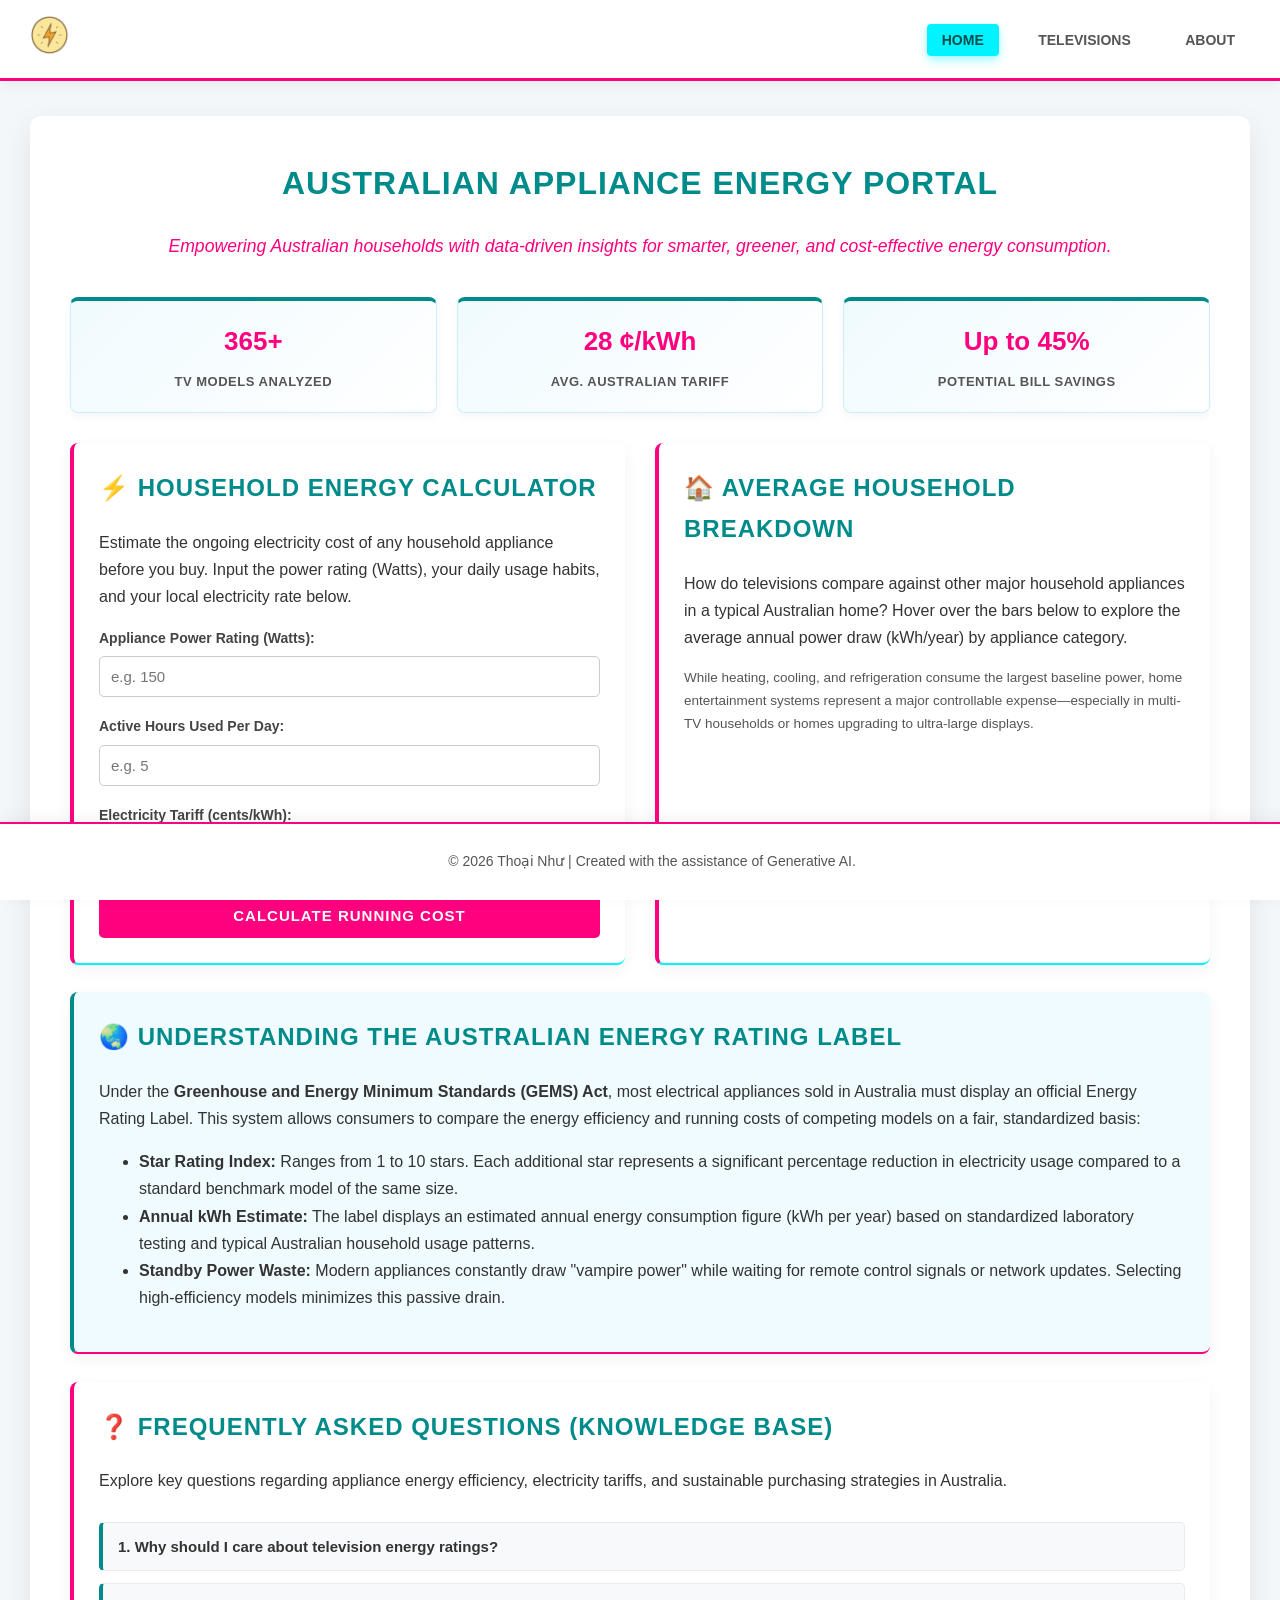
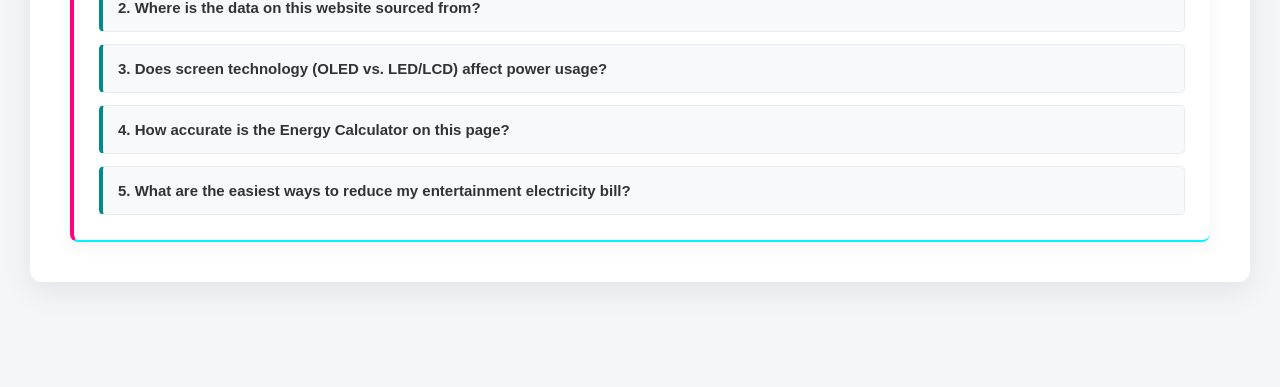
<file: index.html>
<!DOCTYPE html>
<html lang="en">
<head>
    <meta charset="UTF-8">
    <meta name="viewport" content="width=device-width, initial-scale=1.0">
    <title>Home - Appliance Energy</title>
    <link rel="stylesheet" href="assets/css/style.css">
    <script src="https://d3js.org/d3.v7.min.js"></script>
</head>
<body>
    <nav>
        <a href="index.html"><img src="assets/img/logo.png" alt="Logo" class="logo"></a>
        <div class="nav-links">
            <a href="index.html" class="active">Home</a>
            <a href="televisions.html">Televisions</a>
            <a href="about.html">About</a>
        </div>
    </nav>

    <main>
        <h1 class="text-center">Australian Appliance Energy Portal</h1>
        <p class="subtitle">Empowering Australian households with data-driven insights for smarter, greener, and cost-effective energy consumption.</p>

        <div class="stats-grid">
            <div class="stat-box">
                <span class="stat-number">365+</span>
                <span class="stat-label">TV Models Analyzed</span>
            </div>
            <div class="stat-box">
                <span class="stat-number">28 ¢/kWh</span>
                <span class="stat-label">Avg. Australian Tariff</span>
            </div>
            <div class="stat-box">
                <span class="stat-number">Up to 45%</span>
                <span class="stat-label">Potential Bill Savings</span>
            </div>
        </div>
        
        <div class="grid-2">
            <div class="about-card">
                <h2>⚡ Household Energy Calculator</h2>
                <p>Estimate the ongoing electricity cost of any household appliance before you buy. Input the power rating (Watts), your daily usage habits, and your local electricity rate below.</p>
                <div class="input-group">
                    <label>Appliance Power Rating (Watts):</label>
                    <input type="number" id="wattage" placeholder="e.g. 150">
                </div>
                <div class="input-group">
                    <label>Active Hours Used Per Day:</label>
                    <input type="number" id="hours" placeholder="e.g. 5">
                </div>
                <div class="input-group">
                    <label>Electricity Tariff (cents/kWh):</label>
                    <input type="number" id="price" placeholder="e.g. 28">
                </div>
                <button id="calc-btn">Calculate Running Cost</button>
                <div id="calc-error" style="color: #ff007f; font-weight: bold; margin-top: 12px; display: none;">Please enter valid positive numbers in all fields!</div>
                
                <div id="calc-results" class="results-panel" style="display: none;">
                    <h3>Estimated Consumption & Cost</h3>
                    <p>Daily Energy Usage: <span id="res-daily"></span> kWh</p>
                    <p>Monthly Energy Usage: <span id="res-monthly"></span> kWh</p>
                    <p>Estimated Monthly Bill Impact: $<span id="res-cost"></span></p>
                    <p>Projected Annual Cost: $<span id="res-yearly"></span></p>
                </div>
            </div>

            <div class="about-card">
                <h2>🏠 Average Household Breakdown</h2>
                <p>How do televisions compare against other major household appliances in a typical Australian home? Hover over the bars below to explore the average annual power draw (kWh/year) by appliance category.</p>
                <div id="home-appliance-chart"></div>
                <p style="font-size: 13.5px; color: #555; margin-top: 15px;">While heating, cooling, and refrigeration consume the largest baseline power, home entertainment systems represent a major controllable expense—especially in multi-TV households or homes upgrading to ultra-large displays.</p>
            </div>
        </div>

        <br>
        <div class="about-card highlight-card">
            <h2>🌏 Understanding the Australian Energy Rating Label</h2>
            <p>Under the <strong>Greenhouse and Energy Minimum Standards (GEMS) Act</strong>, most electrical appliances sold in Australia must display an official Energy Rating Label. This system allows consumers to compare the energy efficiency and running costs of competing models on a fair, standardized basis:</p>
            <ul>
                <li><strong>Star Rating Index:</strong> Ranges from 1 to 10 stars. Each additional star represents a significant percentage reduction in electricity usage compared to a standard benchmark model of the same size.</li>
                <li><strong>Annual kWh Estimate:</strong> The label displays an estimated annual energy consumption figure (kWh per year) based on standardized laboratory testing and typical Australian household usage patterns.</li>
                <li><strong>Standby Power Waste:</strong> Modern appliances constantly draw "vampire power" while waiting for remote control signals or network updates. Selecting high-efficiency models minimizes this passive drain.</li>
            </ul>
        </div>

        <br>
        <div class="about-card">
            <h2>❓ Frequently Asked Questions (Knowledge Base)</h2>
            <p>Explore key questions regarding appliance energy efficiency, electricity tariffs, and sustainable purchasing strategies in Australia.</p>
            
            <button class="accordion">1. Why should I care about television energy ratings?</button>
            <div class="panel">
                <p>Televisions are among the most frequently used appliances in Australian living rooms, averaging 4 to 6 hours of active screen time per day. Over a typical 7-to-10-year lifespan, an inefficient large-screen television can cost hundreds of dollars more in electricity than a 5-star rated equivalent.</p>
            </div>
            
            <button class="accordion">2. Where is the data on this website sourced from?</button>
            <div class="panel">
                <p>All visualizations and market statistics presented on this platform are derived directly from the official Australian Government Appliance Energy Rating database, cleaned and aggregated using systematic data analytics workflows.</p>
            </div>

            <button class="accordion">3. Does screen technology (OLED vs. LED/LCD) affect power usage?</button>
            <div class="panel">
                <p>Yes. Standard LED/LCD panels use a continuous backlight, whereas OLED panels illuminate individual pixels. However, high-brightness Mini-LED and QLED displays often consume substantially more power when displaying High Dynamic Range (HDR) content at maximum brightness.</p>
            </div>

            <button class="accordion">4. How accurate is the Energy Calculator on this page?</button>
            <div class="panel">
                <p>The calculator uses the standard physics formula: Kilowatt-hours (kWh) = (Watts × Hours) ÷ 1000. While actual consumption may fluctuate slightly based on screen brightness settings and volume levels, it provides a highly reliable baseline for budgeting.</p>
            </div>

            <button class="accordion">5. What are the easiest ways to reduce my entertainment electricity bill?</button>
            <div class="panel">
                <p>Enable the built-in "Eco Mode" or ambient light sensor on your TV, lower the backlight setting by 15–20% (which barely affects perceived image quality), and switch off power boards completely at the wall to eliminate standby power draw.</p>
            </div>
        </div>
    </main>

    <footer>
        <p>© 2026 Thoại Như | Created with the assistance of Generative AI.</p>
    </footer>

    <script src="assets/js/script.js"></script>
</body>
</html>
</file>
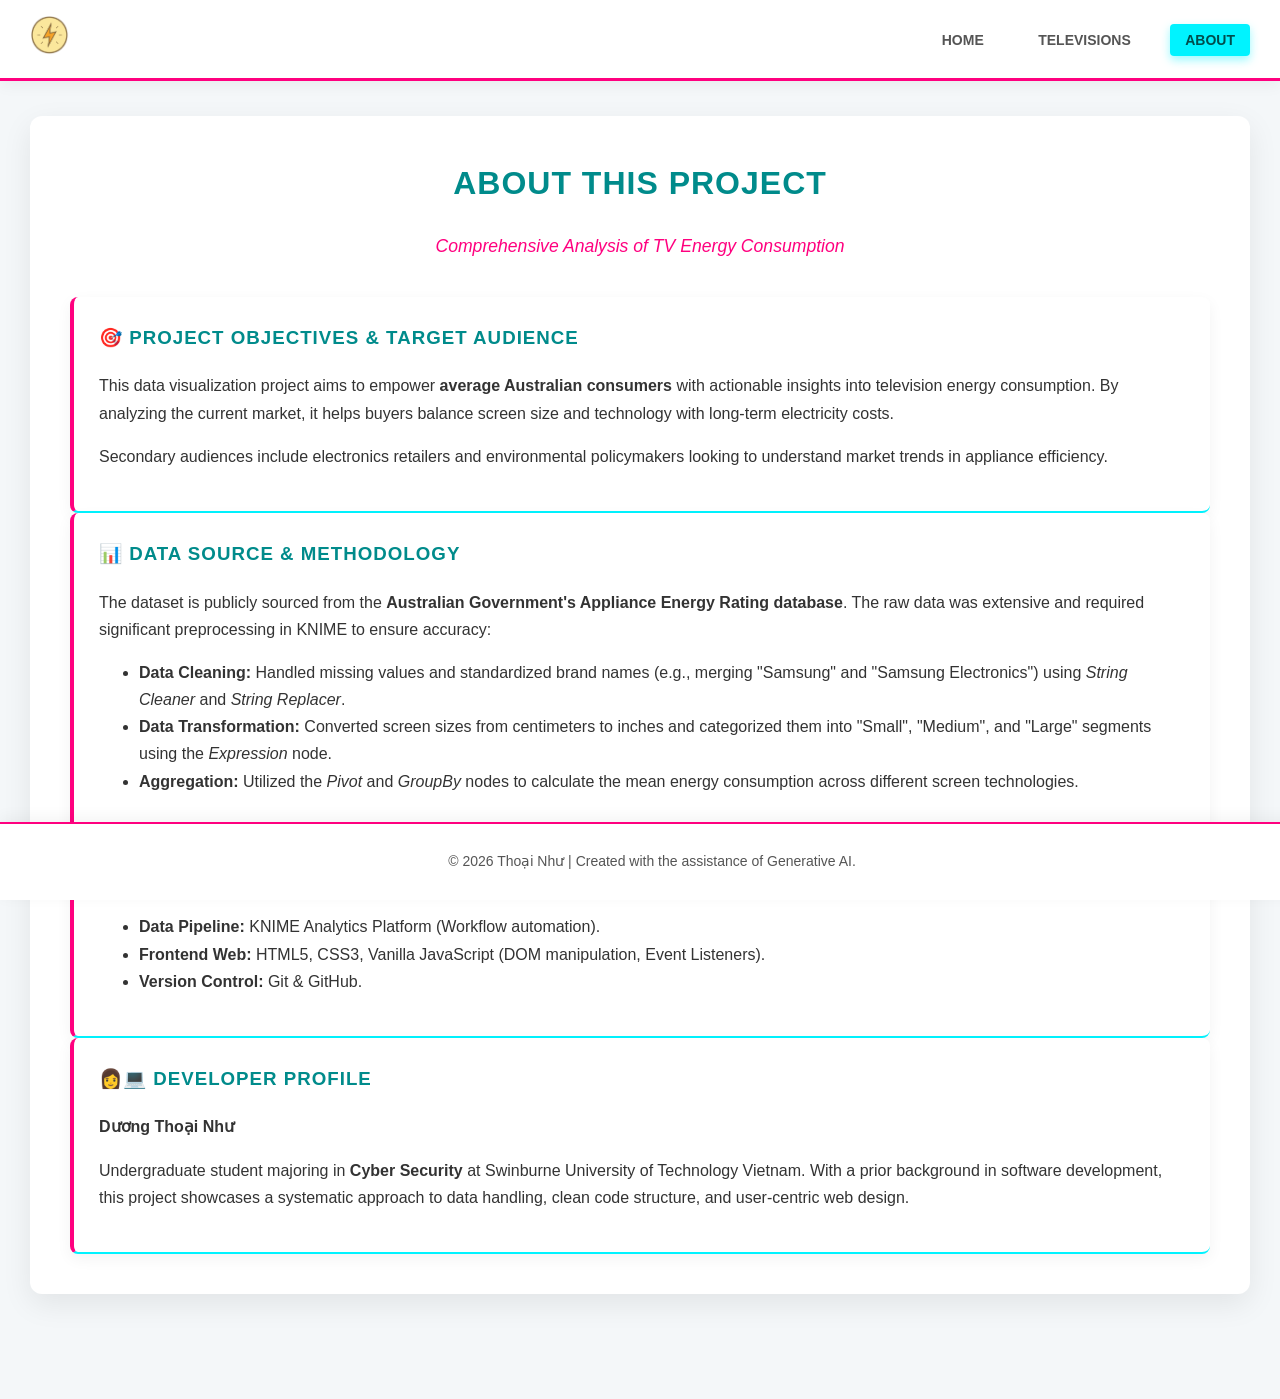
<file: about.html>
<!DOCTYPE html>
<html lang="en">
<head>
    <meta charset="UTF-8">
    <meta name="viewport" content="width=device-width, initial-scale=1.0">
    <title>About - Appliance Energy</title>
    <link rel="stylesheet" href="assets/css/style.css">
</head>
<body>
    <nav>
        <a href="index.html"><img src="assets/img/logo.png" alt="Logo" class="logo"></a>
        <div class="nav-links">
            <a href="index.html">Home</a>
            <a href="televisions.html">Televisions</a>
            <a href="about.html" class="active">About</a>
        </div>
    </nav>

    <main>
        <h1 class="text-center">About This Project</h1>
        <p class="subtitle">Comprehensive Analysis of TV Energy Consumption</p>
        
        <div class="about-container">
            <div class="about-card">
                <h3>🎯 Project Objectives & Target Audience</h3>
                <p>This data visualization project aims to empower <strong>average Australian consumers</strong> with actionable insights into television energy consumption. By analyzing the current market, it helps buyers balance screen size and technology with long-term electricity costs.</p>
                <p>Secondary audiences include electronics retailers and environmental policymakers looking to understand market trends in appliance efficiency.</p>
            </div>

            <div class="about-card">
                <h3>📊 Data Source & Methodology</h3>
                <p>The dataset is publicly sourced from the <strong>Australian Government's Appliance Energy Rating database</strong>. The raw data was extensive and required significant preprocessing in KNIME to ensure accuracy:</p>
                <ul>
                    <li><strong>Data Cleaning:</strong> Handled missing values and standardized brand names (e.g., merging "Samsung" and "Samsung Electronics") using <em>String Cleaner</em> and <em>String Replacer</em>.</li>
                    <li><strong>Data Transformation:</strong> Converted screen sizes from centimeters to inches and categorized them into "Small", "Medium", and "Large" segments using the <em>Expression</em> node.</li>
                    <li><strong>Aggregation:</strong> Utilized the <em>Pivot</em> and <em>GroupBy</em> nodes to calculate the mean energy consumption across different screen technologies.</li>
                </ul>
            </div>

            <div class="about-card">
                <h3>💻 Technical Stack</h3>
                <ul>
                    <li><strong>Data Pipeline:</strong> KNIME Analytics Platform (Workflow automation).</li>
                    <li><strong>Frontend Web:</strong> HTML5, CSS3, Vanilla JavaScript (DOM manipulation, Event Listeners).</li>
                    <li><strong>Version Control:</strong> Git & GitHub.</li>
                </ul>
            </div>

            <div class="about-card">
                <h3>👩‍‍💻 Developer Profile</h3>
                <p><strong>Dương Thoại Như</strong></p>
                <p>Undergraduate student majoring in <strong>Cyber Security</strong> at Swinburne University of Technology Vietnam. With a prior background in software development, this project showcases a systematic approach to data handling, clean code structure, and user-centric web design.</p>
            </div>
        </div>
    </main>

    <footer>
        <p>© 2026 Thoại Như | Created with the assistance of Generative AI.</p>
    </footer>
</body>
</html>
</file>
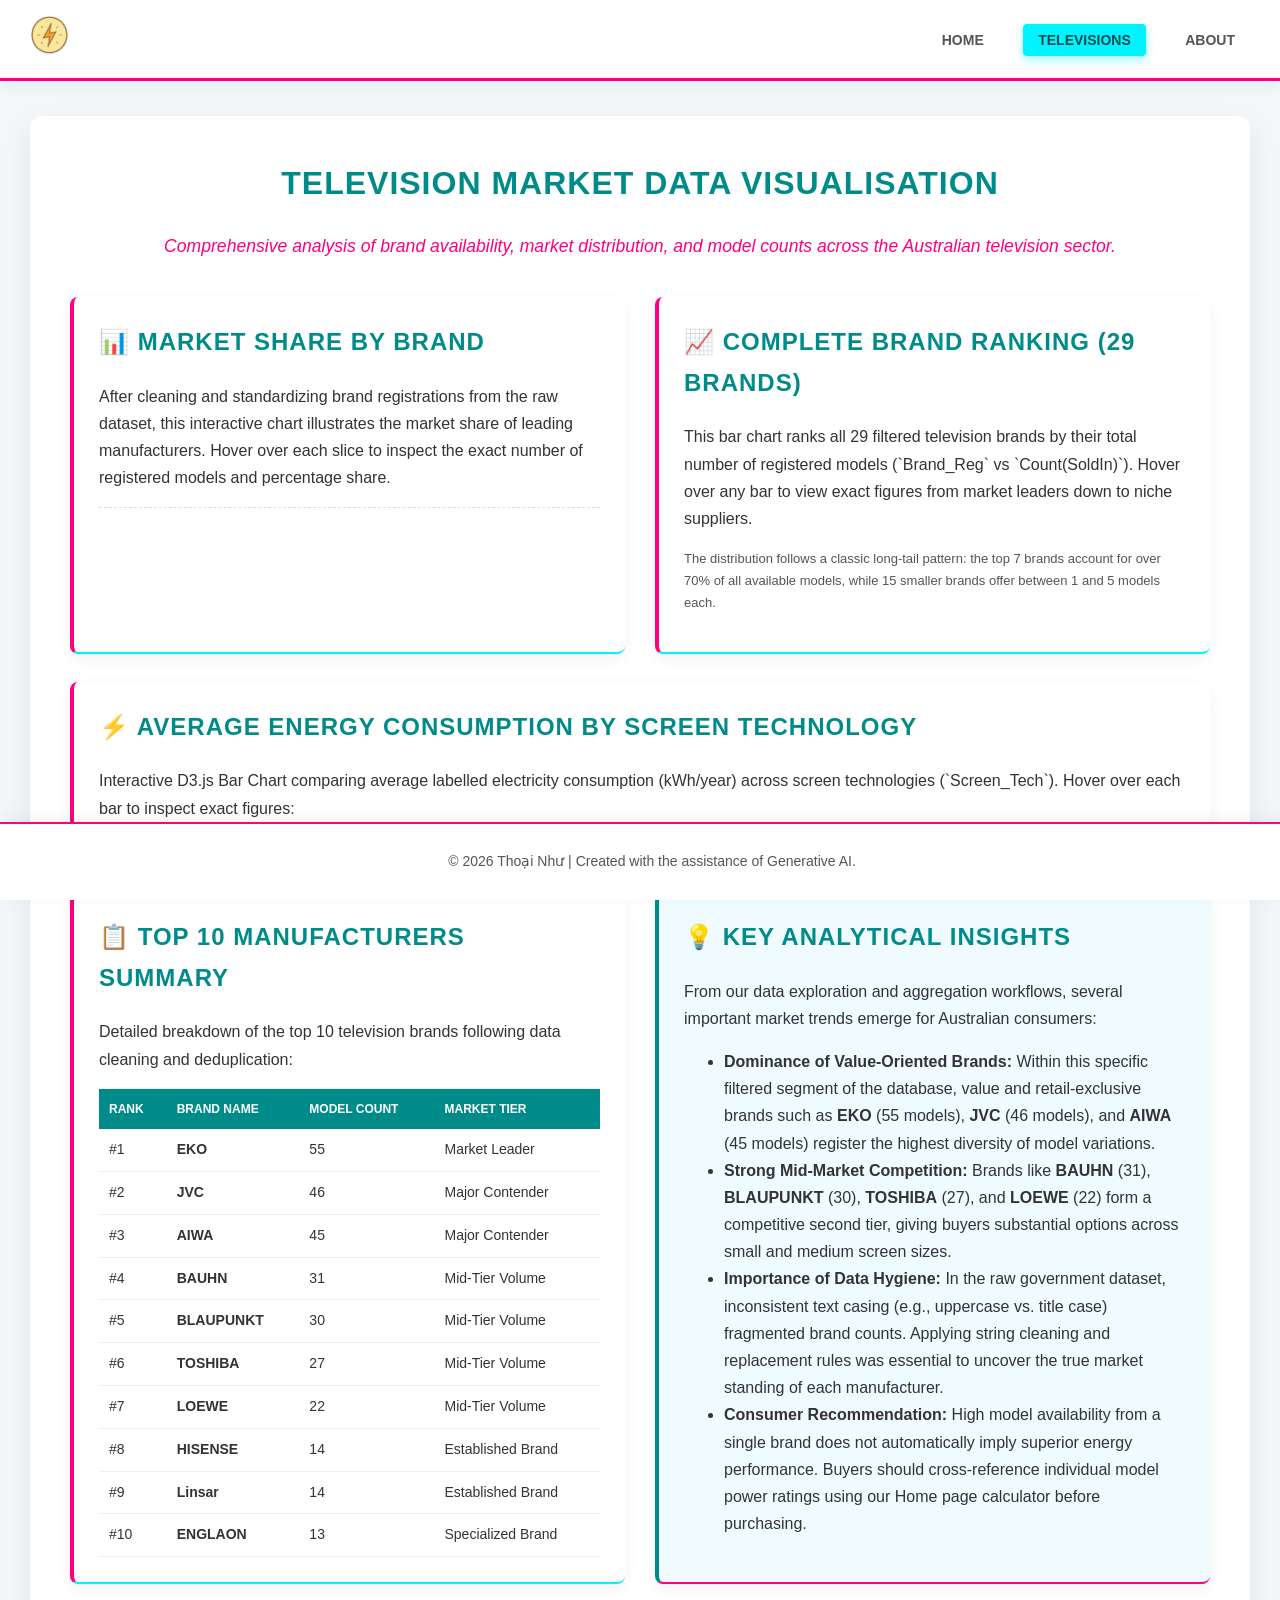
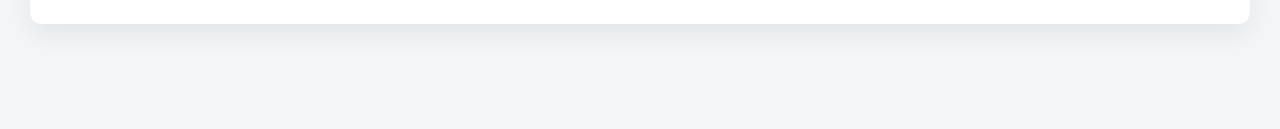
<file: televisions.html>
<!DOCTYPE html>
<html lang="en">
<head>
<meta charset="UTF-8">
<meta name="viewport" content="width=device-width, initial-scale=1.0">
<title>Televisions Data - Appliance Energy</title>
<link rel="stylesheet" href="assets/css/style.css">
<script src="https://d3js.org/d3.v7.min.js"></script>
</head>
<body>
<nav>
<a href="index.html"><img src="assets/img/logo.png" alt="Logo" class="logo"></a>
<div class="nav-links">
<a href="index.html">Home</a>
<a href="televisions.html" class="active">Televisions</a>
<a href="about.html">About</a>
</div>
</nav>

<main>
    <h1 class="text-center">Television Market Data Visualisation</h1>
    <p class="subtitle">Comprehensive analysis of brand availability, market distribution, and model counts across the Australian television sector.</p>

    <div class="grid-2">
        <div class="about-card">
            <h2>📊 Market Share by Brand</h2>
            <p>After cleaning and standardizing brand registrations from the raw dataset, this interactive chart illustrates the market share of leading manufacturers. Hover over each slice to inspect the exact number of registered models and percentage share.</p>
            <div id="d3-pie-chart" style="text-align: center;"></div>
            <div id="pie-legend" class="legend-grid"></div>
        </div>
        
        <div class="about-card">
            <h2>📈 Complete Brand Ranking (29 Brands)</h2>
            <p>This bar chart ranks all 29 filtered television brands by their total number of registered models (`Brand_Reg` vs `Count(SoldIn)`). Hover over any bar to view exact figures from market leaders down to niche suppliers.</p>
            <div id="d3-bar-chart"></div>
            <p style="font-size: 13px; color: #555; margin-top: 10px;">The distribution follows a classic long-tail pattern: the top 7 brands account for over 70% of all available models, while 15 smaller brands offer between 1 and 5 models each.</p>
        </div>
    </div>

    <br>

    <div class="about-card">
        <h2>⚡ Average Energy Consumption by Screen Technology</h2>
        <p>Interactive D3.js Bar Chart comparing average labelled electricity consumption (kWh/year) across screen technologies (`Screen_Tech`). Hover over each bar to inspect exact figures:</p>
        <div id="d3-tech-energy-chart" style="width: 100%; text-align: center;"></div>
    </div>

    <br>
    <div class="grid-2">
        <div class="about-card">
            <h2>📋 Top 10 Manufacturers Summary</h2>
            <p>Detailed breakdown of the top 10 television brands following data cleaning and deduplication:</p>
            <table class="data-table">
                    <thead>
                        <tr>
                            <th>Rank</th>
                            <th>Brand Name</th>
                            <th>Model Count</th>
                            <th>Market Tier</th>
                        </tr>
                    </thead>
                    <tbody>
                        <tr><td>#1</td><td><strong>EKO</strong></td><td>55</td><td>Market Leader</td></tr>
                        <tr><td>#2</td><td><strong>JVC</strong></td><td>46</td><td>Major Contender</td></tr>
                        <tr><td>#3</td><td><strong>AIWA</strong></td><td>45</td><td>Major Contender</td></tr>
                        <tr><td>#4</td><td><strong>BAUHN</strong></td><td>31</td><td>Mid-Tier Volume</td></tr>
                        <tr><td>#5</td><td><strong>BLAUPUNKT</strong></td><td>30</td><td>Mid-Tier Volume</td></tr>
                        <tr><td>#6</td><td><strong>TOSHIBA</strong></td><td>27</td><td>Mid-Tier Volume</td></tr>
                        <tr><td>#7</td><td><strong>LOEWE</strong></td><td>22</td><td>Mid-Tier Volume</td></tr>
                        <tr><td>#8</td><td><strong>HISENSE</strong></td><td>14</td><td>Established Brand</td></tr>
                        <tr><td>#9</td><td><strong>Linsar</strong></td><td>14</td><td>Established Brand</td></tr>
                        <tr><td>#10</td><td><strong>ENGLAON</strong></td><td>13</td><td>Specialized Brand</td></tr>
                    </tbody>
                </table>
        </div>

        <div class="about-card highlight-card">
            <h2>💡 Key Analytical Insights</h2>
            <p>From our data exploration and aggregation workflows, several important market trends emerge for Australian consumers:</p>
            <ul>
                <li><strong>Dominance of Value-Oriented Brands:</strong> Within this specific filtered segment of the database, value and retail-exclusive brands such as <strong>EKO</strong> (55 models), <strong>JVC</strong> (46 models), and <strong>AIWA</strong> (45 models) register the highest diversity of model variations.</li>
                <li><strong>Strong Mid-Market Competition:</strong> Brands like <strong>BAUHN</strong> (31), <strong>BLAUPUNKT</strong> (30), <strong>TOSHIBA</strong> (27), and <strong>LOEWE</strong> (22) form a competitive second tier, giving buyers substantial options across small and medium screen sizes.</li>
                <li><strong>Importance of Data Hygiene:</strong> In the raw government dataset, inconsistent text casing (e.g., uppercase vs. title case) fragmented brand counts. Applying string cleaning and replacement rules was essential to uncover the true market standing of each manufacturer.</li>
                <li><strong>Consumer Recommendation:</strong> High model availability from a single brand does not automatically imply superior energy performance. Buyers should cross-reference individual model power ratings using our Home page calculator before purchasing.</li>
            </ul>
        </div>
    </div>
</main>

<footer>
    <p>© 2026 Thoại Như | Created with the assistance of Generative AI.</p>
</footer>

<script src="assets/js/script.js"></script>
<script>
window.addEventListener("load", function() {
    var data = Array.of(
        { tech: "LCD", avg: 350, color: "#4e73df" },
        { tech: "Plasma", avg: 428, color: "#82c96e" },
        { tech: "LCD (LED)", avg: 450, color: "#f6c244" },
        { tech: "OLED", avg: 480, color: "#f1655d" }
    );

    var width = 820;
    var height = 380;
    var margin = { top: 45, right: 40, bottom: 95, left: 80 };

    var svg = d3.select("#d3-tech-energy-chart")
        .append("svg")
        .attr("viewBox", "0 0 " + width + " " + height)
        .style("width", "100%")
        .style("max-width", "820px")
        .style("height", "auto")
        .style("font-family", "sans-serif");

    svg.append("text")
        .attr("x", 10)
        .attr("y", 22)
        .style("font-size", "16px")
        .style("font-weight", "bold")
        .style("fill", "#3b3b3b")
        .text("Bar Chart");

    var x = d3.scaleBand()
        .domain(data.map(function(d) { return d.tech; }))
        .range(Array.of(margin.left + 40, width - margin.right - 40))
        .padding(0.22);

    var y = d3.scaleLinear()
        .domain(Array.of(0, 500))
        .range(Array.of(height - margin.bottom, margin.top));

    var yTicks = Array.of(0, 100, 200, 300, 400, 500);
    svg.selectAll(".grid-line")
        .data(yTicks)
        .join("line")
        .attr("x1", margin.left)
        .attr("x2", width - margin.right)
        .attr("y1", function(d) { return y(d); })
        .attr("y2", function(d) { return y(d); })
        .attr("stroke", function(d) { return d === 0 ? "#555" : "#e9ecef"; })
        .attr("stroke-width", 1);

    svg.selectAll(".y-label")
        .data(yTicks)
        .join("text")
        .attr("x", margin.left - 10)
        .attr("y", function(d) { return y(d) + 4; })
        .attr("text-anchor", "end")
        .style("font-size", "12px")
        .style("fill", "#666")
        .text(function(d) { return d; });

    svg.append("line")
        .attr("x1", margin.left)
        .attr("x2", margin.left)
        .attr("y1", margin.top)
        .attr("y2", height - margin.bottom + 5)
        .attr("stroke", "#555")
        .attr("stroke-width", 1);

    svg.append("text")
        .attr("transform", "rotate(-90)")
        .attr("x", -(margin.top + height - margin.bottom) / 2)
        .attr("y", 28)
        .attr("text-anchor", "middle")
        .style("font-size", "14px")
        .style("fill", "#666")
        .text("Average");

    var tooltip = d3.select("body").append("div")
        .style("position", "fixed")
        .style("pointer-events", "none")
        .style("background", "rgba(30, 39, 46, 0.95)")
        .style("color", "#fff")
        .style("padding", "8px 12px")
        .style("border-radius", "6px")
        .style("font-size", "13px")
        .style("opacity", 0)
        .style("z-index", 9999);

    svg.selectAll(".knime-bar")
        .data(data)
        .join("rect")
        .attr("class", "knime-bar")
        .attr("x", function(d) { return x(d.tech); })
        .attr("y", function(d) { return y(d.avg); })
        .attr("width", x.bandwidth())
        .attr("height", function(d) { return height - margin.bottom - y(d.avg); })
        .attr("fill", function(d) { return d.color; })
        .style("cursor", "pointer")
        .on("mouseenter", function(event, d) {
            d3.select(this).style("opacity", 0.82).attr("stroke", "#333").attr("stroke-width", 1.5);
            tooltip.style("opacity", 1)
                .html("<strong>" + d.tech + "</strong><br>Average: " + d.avg + " kWh/year");
        })
        .on("mousemove", function(event) {
            tooltip.style("left", (event.clientX + 14) + "px")
                   .style("top", (event.clientY - 24) + "px");
        })
        .on("mouseleave", function() {
            d3.select(this).style("opacity", 1).attr("stroke", "none");
            tooltip.style("opacity", 0);
        });

    svg.append("text")
        .attr("x", (margin.left + width - margin.right) / 2)
        .attr("y", height - margin.bottom + 24)
        .attr("text-anchor", "middle")
        .style("font-size", "13px")
        .style("fill", "#666")
        .text("Labelled energy consumption (kWh/year)");

    svg.append("text")
        .attr("x", (margin.left + width - margin.right) / 2)
        .attr("y", height - margin.bottom + 50)
        .attr("text-anchor", "middle")
        .style("font-size", "14px")
        .style("fill", "#666")
        .text("Screen_Tech");

    var legendOffsets = Array.of(0, 68, 150, 250);
    var legend = svg.append("g")
        .attr("transform", "translate(" + ((width / 2) - 135) + "," + (height - 26) + ")");

    data.forEach(function(d, i) {
        var lg = legend.append("g")
            .attr("transform", "translate(" + legendOffsets.at(i) + ", 0)");

        lg.append("rect")
            .attr("width", 22)
            .attr("height", 12)
            .attr("rx", 3)
            .attr("fill", d.color);

        lg.append("text")
            .attr("x", 27)
            .attr("y", 10)
            .style("font-size", "12px")
            .style("fill", "#555")
            .text(d.tech);
    });
});
</script>
</body>
</html>
</file>
<file: assets/css/style.css>
body {
    font-family: 'Segoe UI', Tahoma, Geneva, Verdana, sans-serif;
    margin: 0; padding: 0;
    background-color: #f4f7f9;
    color: #333;
    padding-bottom: 70px;
    line-height: 1.7;
}

h1, h2, h3 { color: #008b8b; text-transform: uppercase; letter-spacing: 1px; margin-top: 0; }

nav {
    background-color: #ffffff;
    padding: 15px 30px;
    display: flex; justify-content: space-between; align-items: center;
    border-bottom: 3px solid #ff007f;
    box-shadow: 0 4px 15px rgba(0,0,0,0.05);
}

.logo { height: 40px; }

.nav-links a {
    color: #555; text-decoration: none; margin-left: 20px;
    font-weight: bold; padding: 8px 15px; border-radius: 4px;
    transition: 0.3s; text-transform: uppercase; font-size: 14px;
}

.nav-links a:hover, .nav-links a.active {
    background-color: #00f3ff; color: #004d4d; 
    box-shadow: 0 4px 10px rgba(0,243,255,0.4);
}

main {
    max-width: 1140px; margin: 35px auto; padding: 40px;
    background: #ffffff; border-radius: 12px;
    box-shadow: 0 10px 30px rgba(0,0,0,0.08);
}

.text-center { text-align: center; }
.subtitle { text-align: center; color: #ff007f; font-style: italic; margin-bottom: 35px; font-size: 1.1em; }

footer {
    text-align: center; padding: 12px;
    background-color: #ffffff; color: #555;
    position: fixed; bottom: 0; width: 100%;
    border-top: 2px solid #ff007f;
    box-shadow: 0 -4px 15px rgba(0,0,0,0.05);
    font-size: 14px;
    z-index: 100;
}

/*Stats Highlight Row*/
.stats-grid {
    display: grid;
    grid-template-columns: repeat(3, 1fr);
    gap: 20px;
    margin-bottom: 30px;
}

.stat-box {
    background: linear-gradient(135deg, #f0fbff 0%, #ffffff 100%);
    border: 1px solid #cceeff;
    border-top: 4px solid #008b8b;
    border-radius: 8px;
    padding: 18px;
    text-align: center;
    box-shadow: 0 4px 10px rgba(0,0,0,0.04);
}

.stat-number {
    display: block;
    font-size: 26px;
    font-weight: 800;
    color: #ff007f;
    margin-bottom: 4px;
}

.stat-label {
    font-size: 13px;
    font-weight: bold;
    color: #555;
    text-transform: uppercase;
    letter-spacing: 0.5px;
}

/* Layout */
.grid-2 {
    display: grid;
    grid-template-columns: 1fr 1fr;
    gap: 30px;
    align-items: stretch;
}

/* Card */
.about-card {
    background: #ffffff;
    border-left: 4px solid #ff007f;
    border-bottom: 2px solid #00f3ff;
    padding: 25px;
    border-radius: 8px;
    box-shadow: 0 5px 15px rgba(0,0,0,0.05);
    transition: transform 0.3s, box-shadow 0.3s;
    box-sizing: border-box;
}

.about-card:hover {
    transform: translateY(-4px);
    box-shadow: 0 10px 25px rgba(0, 243, 255, 0.2);
}

.highlight-card { background-color: #f0fbff; border-left-color: #008b8b; border-bottom-color: #ff007f; }

/*Accordion FAQ*/
.accordion {
    background-color: #f8f9fa; color: #333; cursor: pointer;
    padding: 15px; width: 100%; border: 1px solid #e9ecef;
    border-left: 4px solid #008b8b; border-radius: 5px;
    text-align: left; outline: none; font-size: 15px; font-weight: bold;
    margin-top: 12px; transition: 0.3s;
}

.active-accordion, .accordion:hover { background-color: #e2fbfd; border-left-color: #ff007f; }

.panel {
    padding: 0 18px; background-color: white; max-height: 0;
    overflow: hidden; transition: max-height 0.2s ease-out;
    border-left: 2px solid #eee;
}
.panel p { margin: 15px 0; color: #555; }

/*Calculator*/
.input-group { margin-bottom: 18px; }
.input-group label { display: block; font-weight: bold; margin-bottom: 6px; color: #444; font-size: 14px;}
.input-group input { 
    width: 100%; padding: 11px; border: 1px solid #ccc; 
    border-radius: 5px; box-sizing: border-box; font-size: 15px;
    transition: 0.3s;
}
.input-group input:focus { outline: none; border-color: #008b8b; box-shadow: 0 0 8px rgba(0, 139, 139, 0.25); }

#calc-btn {
    background-color: #ff007f; color: white; border: none;
    padding: 14px 25px; cursor: pointer; font-size: 15px;
    border-radius: 5px; font-weight: bold; transition: 0.3s;
    width: 100%; text-transform: uppercase; letter-spacing: 1px;
}
#calc-btn:hover { background-color: #008b8b; box-shadow: 0 5px 15px rgba(0, 139, 139, 0.3); }

.results-panel {
    margin-top: 20px; background: #f0fbff; padding: 18px;
    border-radius: 5px; border-left: 5px solid #008b8b;
}
.results-panel h3 { color: #008b8b; margin-bottom: 8px; border-bottom: 1px solid #cceeff; padding-bottom: 8px; font-size: 16px;}
.results-panel p { color: #333; margin: 6px 0; font-weight: 500;}
.results-panel span { color: #ff007f; font-weight: bold; font-size: 17px; }

/* Data Table & Legend */
.data-table {
    width: 100%;
    border-collapse: collapse;
    margin-top: 15px;
    font-size: 14px;
}

.data-table th {
    background-color: #008b8b;
    color: white;
    text-align: left;
    padding: 10px;
    text-transform: uppercase;
    font-size: 12px;
}

.data-table td {
    padding: 9px 10px;
    border-bottom: 1px solid #eee;
}

.data-table tr:hover { background-color: #f9f9f9; }

.legend-grid {
    display: flex;
    flex-wrap: wrap;
    gap: 10px 16px;
    justify-content: center;
    margin-top: 15px;
    padding-top: 12px;
    border-top: 1px dashed #ddd;
}

.legend-item {
    display: flex;
    align-items: center;
    font-size: 12px;
    font-weight: 600;
    color: #444;
}

.legend-color {
    width: 12px;
    height: 12px;
    border-radius: 3px;
    margin-right: 6px;
    display: inline-block;
}
</file>
